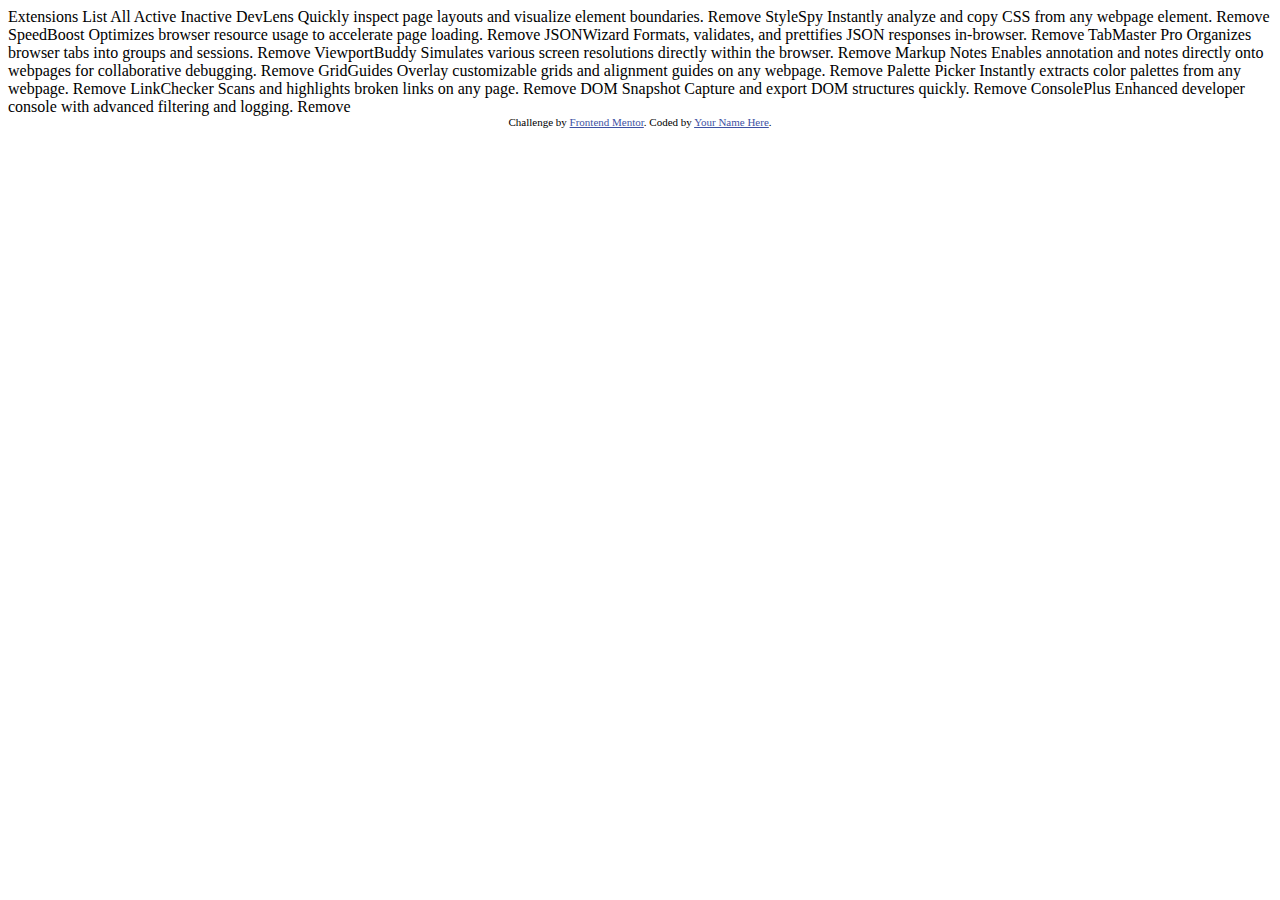
<file: browser-extensions-manager-ui-main/index.html>
<!DOCTYPE html>
<html lang="en">
<head>
  <meta charset="UTF-8">
  <meta name="viewport" content="width=device-width, initial-scale=1.0"> <!-- displays site properly based on user's device -->

  <link rel="icon" type="image/png" sizes="32x32" href="./assets/images/favicon-32x32.png">
  
  <title>Frontend Mentor | Browser extensions manager UI</title>

  <!-- Feel free to remove these styles or customise in your own stylesheet 👍 -->
  <style>
    .attribution { font-size: 11px; text-align: center; }
    .attribution a { color: hsl(228, 45%, 44%); }
  </style>
</head>
<body>

  Extensions List

  All
  Active
  Inactive

  <!-- If you plan to use the JSON file to populate the data dynamically, you can delete the content below -->

  DevLens
  Quickly inspect page layouts and visualize element boundaries.
  Remove

  StyleSpy
  Instantly analyze and copy CSS from any webpage element.
  Remove

  SpeedBoost
  Optimizes browser resource usage to accelerate page loading.
  Remove

  JSONWizard
  Formats, validates, and prettifies JSON responses in-browser.
  Remove

  TabMaster Pro
  Organizes browser tabs into groups and sessions.
  Remove

  ViewportBuddy
  Simulates various screen resolutions directly within the browser.
  Remove

  Markup Notes
  Enables annotation and notes directly onto webpages for collaborative debugging.
  Remove

  GridGuides
  Overlay customizable grids and alignment guides on any webpage.
  Remove

  Palette Picker
  Instantly extracts color palettes from any webpage.
  Remove

  LinkChecker
  Scans and highlights broken links on any page.
  Remove

  DOM Snapshot
  Capture and export DOM structures quickly.
  Remove

  ConsolePlus
  Enhanced developer console with advanced filtering and logging.
  Remove

  <div class="attribution">
    Challenge by <a href="https://www.frontendmentor.io?ref=challenge">Frontend Mentor</a>. 
    Coded by <a href="#">Your Name Here</a>.
  </div>
</body>
</html>
</file>
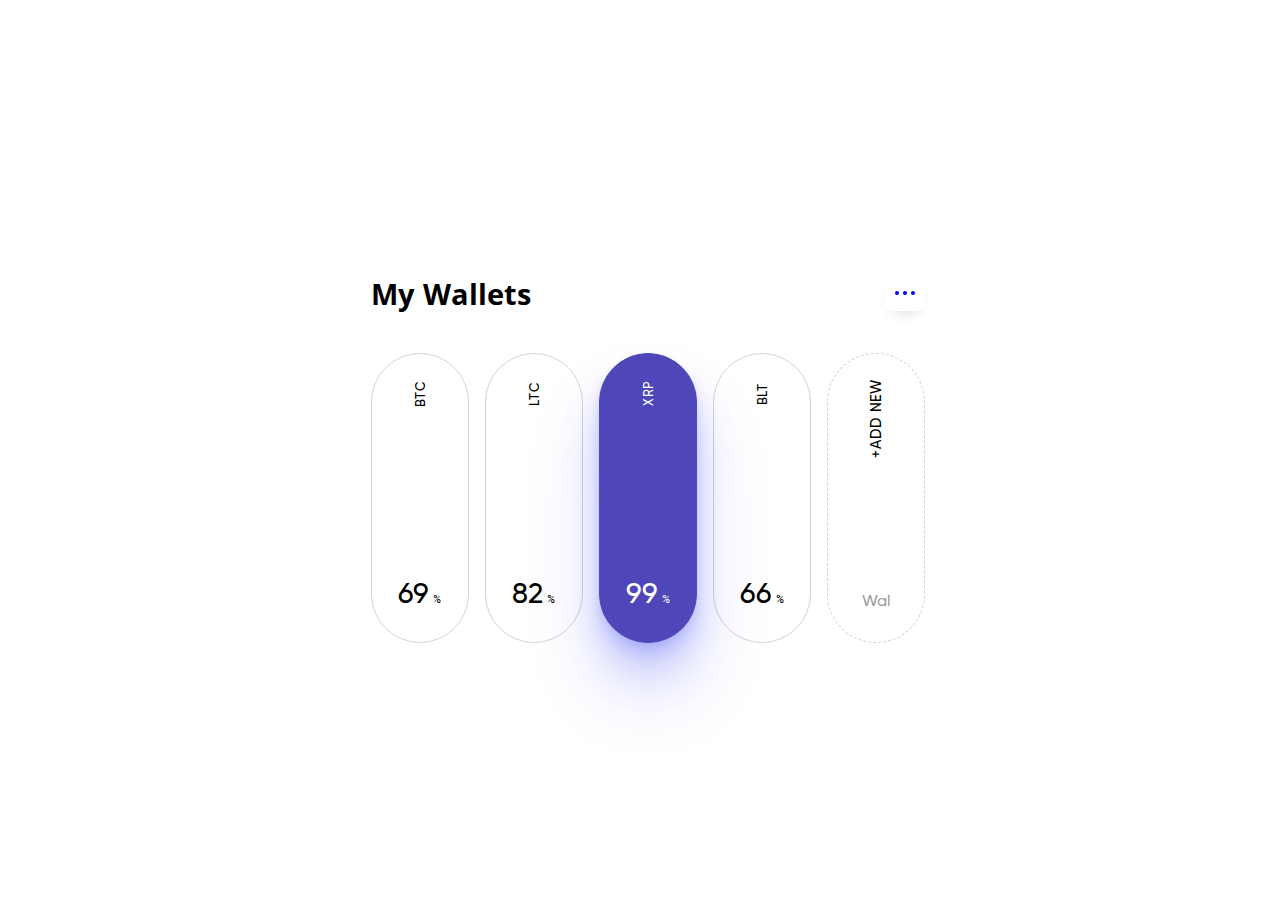
<file: case1-移动/index.html>
<!DOCTYPE html>
<html lang="en">
<head>
  <meta charset="UTF-8">
  <meta http-equiv="X-UA-Compatible" content="IE=edge">
  <meta name="viewport" content="width=device-width, initial-scale=1.0">
  <title>Document</title>
  <link rel="stylesheet" href="./main.css">
</head>
<body>
  <div class="container">
    <div class="container-header">
      <span class="card-name">My Wallets</span>
      <div class="moveBar">
        <span class="dot"></span>
        <span class="dot"></span>
        <span class="dot"></span>
      </div>
    </div>
    <div class="container-body">
      <div class="one-unit">
        <span class="currency">BTC</span>
        <div>
          <span class="num">69</span>
          <span class="symbol">%</span>
        </div>
      </div>
      <div class="one-unit">
        <span class="currency">LTC</span>
        <div>
          <span class="num">82</span>
          <span class="symbol">%</span>
        </div>
      </div>
      <div class="one-unit selected-unit">
        <span class="currency">XRP</span>
        <div>
          <span class="num">99</span>
          <span class="symbol">%</span>
        </div>
      </div>
      <div class="one-unit">
        <span class="currency">BLT</span>
        <div>
          <span class="num">66</span>
          <span class="symbol">%</span>
        </div>
      </div>
      <div class="add-unit one-unit">
        <span class="currency add-text">+ADD NEW</span>
        <div>
          <span class="add-hint">Wal</span>
    
        </div>
      </div>
  </div>

  </div>
  
  <script src="./index.js"></script>
  <!-- <script src="./mainlesson.js"></script> -->
</body>
</html>
</file>
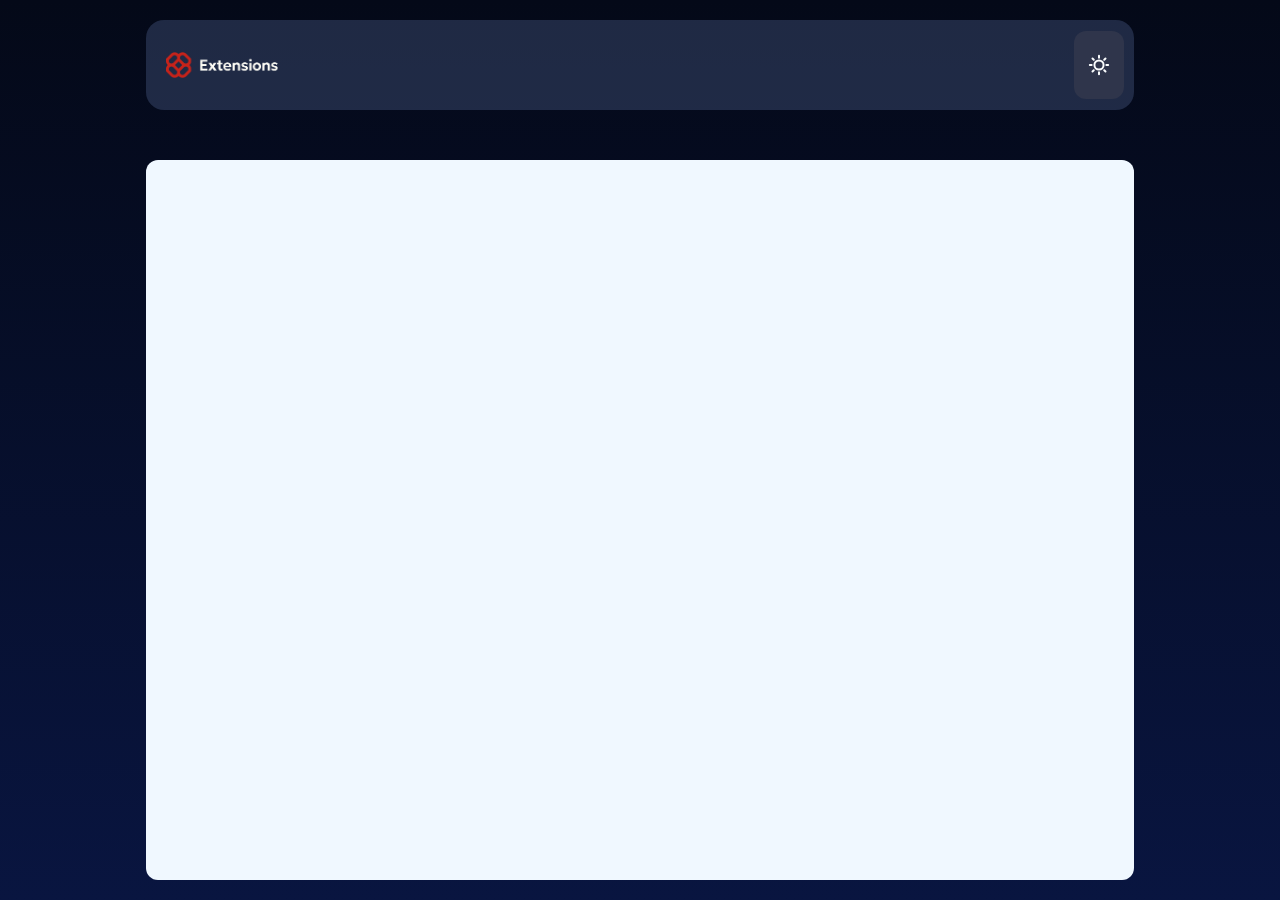
<file: browser-extensions-manager-ui-main/src/index.html>
<!DOCTYPE html>
<html lang="zh-CN"> <!-- 改为中文语言 -->
<head>
    <meta charset="UTF-8">
    <meta name="viewport" content="width=device-width, initial-scale=1.0">
    <title>优化后的页面</title>
    <link rel="stylesheet" href="./reset.css">
    <link rel="stylesheet" href="./style.css">
</head>
<body>
    <div class="app">
        <div class="content">
            <header class="header">
                <div class="header__logo">
                    <a href="#" class="logo-link" aria-label="返回首页">
                        <img src="../assets/images/logo.svg" alt="网站logo" loading="lazy">
                    </a>
                </div>
                <div class="header__right">
                    <img src="../assets/images/icon-sun.svg" alt="太阳">
                </div>
            </header>
            <main class="main-content"></main>
        </div>
    </div>
</body>
</html>
</file>
<file: case1-移动/main.css>
@font-face {
  font-family: "Gilroy Medium";
  src: url("./src/fonts/Gilroy-Medium.woff2") format("woff2"),
       url("./src/fonts/Gilroy-Medium.woff") format("woff");
}

@font-face {
  font-family: "OpenSans";
  src: url("./src/fonts/OpenSans-Bold.woff2") format("woff2"),
       url("./src/fonts/OpenSans-Bold.woff") format("woff");
}


body{
  width:100vw;
  height:100vh;
  display:flex;
  justify-content:center;
  align-items:center;
  user-select:none;
}

.container-header{
  display:flex;
  justify-content:space-between;
  align-items:center;
  margin-bottom:2.5rem;
}

.card-name{
  font-family: "OpenSans";
  font-size:1.8rem;
}
.moveBar{
  padding:1rem 0.6rem;
  border-radius:0.5rem;
  background-color:white;
  display:flex;
  gap:0.2rem;
  -webkit-box-shadow: 0px 7px 15px -8px rgba(0,0,0,0.20); 
  box-shadow: 0px 7px 15px -8px rgba(0,0,0,0.20);
  cursor:move;
}
.dot{
  height:0.3rem;
  width:0.3rem;
  border-radius:100%;
  background-color:blue;
  display:inline-block;
}


/* 
--------- 小卡片区域
*/
.container-body{
  font-family: "Gilroy Medium";
  display:flex;
  gap:1rem;
  
}
.currency{
  /* width:1rem;
  text-align:center;
  word-wrap: break-word; */
  letter-spacing:1px;
  font-size:0.8rem;
  transform:rotate(-90deg)
}
.one-unit{
  border:1px solid lightgray;
  height:14rem;
  width:6rem;
  border-radius:100rem;
  display:flex;
  flex-direction:column;
  justify-content:space-between;
  align-items:center;
  padding:2rem 0;
  background-color:white;
  transition:all 0.2s ease-in-out;
}
.num{
  font-size:1.8rem;
}
.symbol{
  font-size:0.7rem;
}

.add-text{
  transform:translateY(1.5rem) rotate(-90deg);
  font-size:0.9rem;
}
.add-hint{
  opacity:0.4;
}
.add-unit{
  /* transform:translateY(100px) */
  border-style:dashed;
  cursor:pointer;
}

/* 
--------- 小竖条选中的状态
*/
.selected-unit{
  background-color:#4F46BA;
  color:white;
  border:1px solid #4F46BA;
  box-shadow: 0px 50.7352px 78.5187px rgba(20, 34, 244, 0.14), 0px 32.8839px 45.9844px rgba(20, 34, 244, 0.106296), 0px 19.5424px 25.0097px rgba(20, 34, 244, 0.085037), 0px 10.147px 12.7593px rgba(20, 34, 244, 0.07), 0px 4.13398px 6.39782px rgba(20, 34, 244, 0.054963);
  z-index:0;
}
</file>
<file: browser-extensions-manager-ui-main/src/style.css>
/* 字体定义 */
@font-face {
    font-family: "NotoSans";
    src: url("../assets/fonts/NotoSans-VariableFont_wdth\,wght.ttf") format("truetype");
    font-display: swap;
}

@font-face {
    font-family: "NotoSans";
    src: url("../assets/fonts/NotoSans-Italic-VariableFont_wdth\,wght.ttf") format("truetype");
    font-style: italic;
    font-display: swap;
}

/* 根元素变量 */
:root {
    --primary-bg: linear-gradient(180deg, #040918 0%, #091540 100%);
    --header-bg: #34416494;
    --content-bg: #f0f8ff;
    --border-radius: 12px;
    --header-radius: 18px;
    --spacing: 10px;
    --gap: 50px;
}

body {
    background: var(--primary-bg);
    width: 100vw;
    min-height: 100vh;
    margin: 0;
    font-family: "NotoSans", system-ui, -apple-system, sans-serif;
}

.app {
    padding: var(--spacing);
    min-height: 100vh;
    display: flex;
    flex-direction: column;
}

/* 内容容器 */
.content {
    margin: 0 auto;
    padding: var(--spacing);
    width: min(80%, 1400px); /* 添加最大宽度限制 */
    flex: 1;
    border-radius: var(--border-radius);
    display: flex;
    flex-direction: column;
    gap: var(--gap);
    align-items: stretch; /* 改为拉伸对齐 */
}

/* 头部样式 */
.header {
    height: clamp(60px, 10vh, 100px); /* 响应式高度 */
    border-radius: var(--header-radius);
    background-color: var(--header-bg);
    display: flex;
    align-items: center;
    justify-content: space-between;
    padding: 0 var(--spacing);
    flex-shrink: 0; /* 防止头部被压缩 */
}

.header__logo {
    width: 150px;
    height: 100%;
    display: flex;
    align-items: center;
}

.logo-link {
    display: flex;
    align-items: center;
    height: 100%;
    padding-left: var(--spacing);
    text-decoration: none;
    transition: opacity 0.2s ease;
}

.logo-link:hover {
    opacity: 0.9;
}

.logo-link img {
    width: 80%;
    height: auto;
    max-height: 60px;
    object-fit: contain;
}

.header__right {
    width: 50px;
    height: 75%; /* 相对高度更灵活 */
    border-radius: 12px;
    background-color: #2F354B;

    display: flex;
    align-items: center;
    justify-content: center;
    cursor: pointer;
    transition: all 0.2s ease;
}

.header__right:active {
    scale: 0.95;
    background-color: #696969;
}

.main-content {
    flex: 1;
    min-height: 400px;
    border-radius: var(--border-radius);
    background-color: var(--content-bg);
    width: 100%;
}

@media (max-width: 768px) {
    .content {
        width: 95%; /* 移动端增加宽度 */
        gap: 30px; /* 移动端减小间距 */
        padding: 8px;
    }
    
    .header {
        height: 50px;
        padding: 0 8px;
    }
    
    .header__logo {
        width: 120px;
    }
    
    .logo-link {
        padding-left: 8px;
    }
    
    .logo-link img {
        width: 85%;
    }
}

@media print {
    .header {
        background: #fff;
        border: 1px solid #000;
    }
    
    .main-content {
        background: #fff;
        border: 1px solid #ddd;
    }
}
</file>
